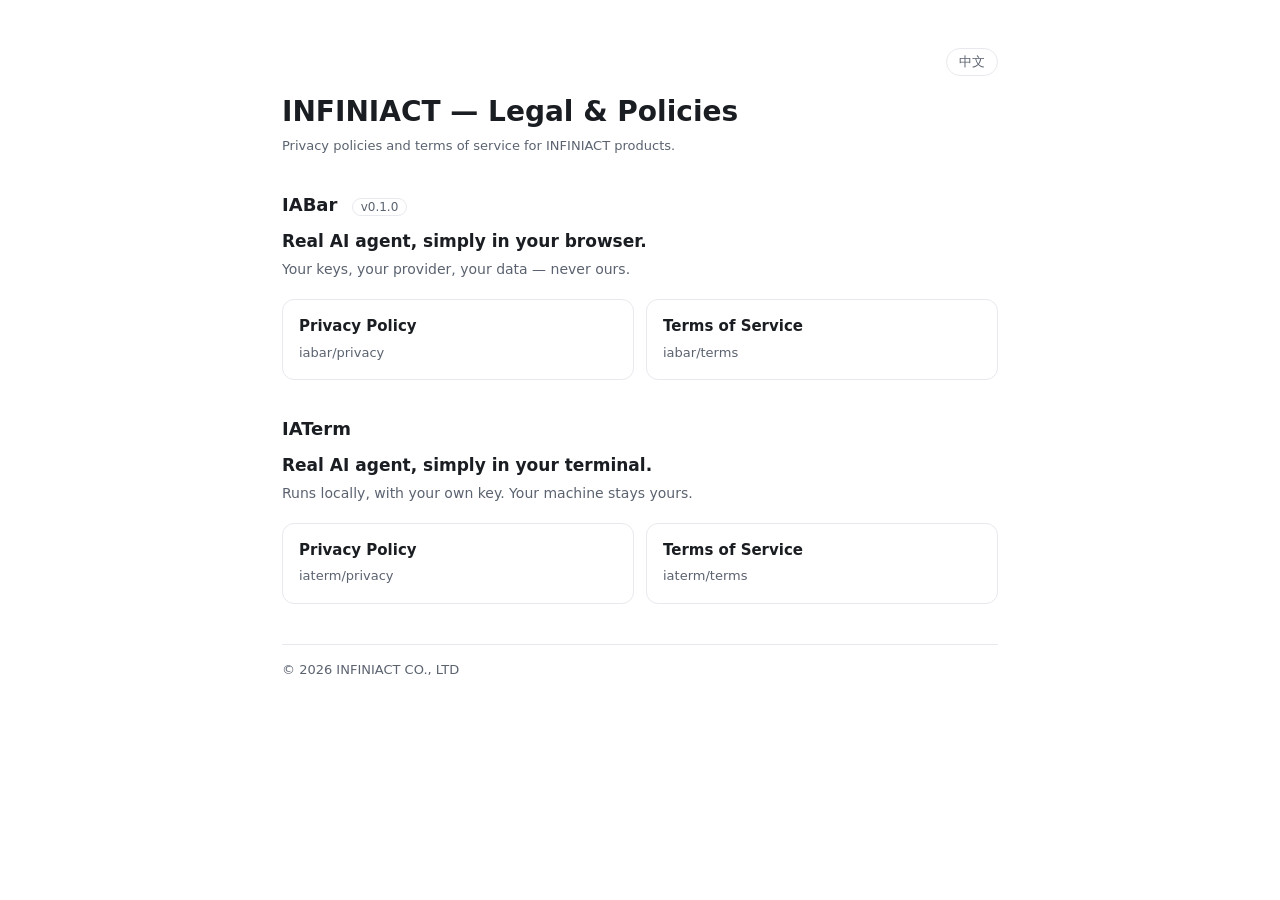
<file: index.html>
<!doctype html>
<html lang="en">
  <head>
    <meta charset="utf-8" />
    <meta name="viewport" content="width=device-width, initial-scale=1" />
    <title>INFINIACT — Legal &amp; Policies</title>
    <link rel="stylesheet" href="assets/style.css" />
  </head>
  <body>
    <div class="wrap">
      <div class="langbar">
        <button id="lang-toggle" type="button"></button>
      </div>

      <h1 data-en="INFINIACT — Legal &amp; Policies" data-zh="INFINIACT — 法律与政策"></h1>
      <p class="meta"
         data-en="Privacy policies and terms of service for INFINIACT products."
         data-zh="INFINIACT 各产品的隐私政策与服务条款。"></p>

      <h2>IABar <span class="ver">v0.1.0</span></h2>
      <p class="slogan"
         data-en="Real AI agent, simply in your browser."
         data-zh="真正的 AI Agent，就在你的浏览器里。"></p>
      <p class="tagline"
         data-en="Your keys, your provider, your data — never ours."
         data-zh="自带 Key，自选模型，数据不经我手。"></p>
      <div class="cards">
        <a class="card" href="iabar/privacy/">
          <b data-en="Privacy Policy" data-zh="隐私政策"></b><span>iabar/privacy</span>
        </a>
        <a class="card" href="iabar/terms/">
          <b data-en="Terms of Service" data-zh="服务条款"></b><span>iabar/terms</span>
        </a>
      </div>

      <h2>IATerm</h2>
      <p class="slogan"
         data-en="Real AI agent, simply in your terminal."
         data-zh="真正的 AI Agent，就在你的终端里。"></p>
      <p class="tagline"
         data-en="Runs locally, with your own key. Your machine stays yours."
         data-zh="本地运行，自带 Key，机器始终是你的。"></p>
      <div class="cards">
        <a class="card" href="iaterm/privacy/">
          <b data-en="Privacy Policy" data-zh="隐私政策"></b><span>iaterm/privacy</span>
        </a>
        <a class="card" href="iaterm/terms/">
          <b data-en="Terms of Service" data-zh="服务条款"></b><span>iaterm/terms</span>
        </a>
      </div>

      <footer class="site">© 2026 INFINIACT CO., LTD</footer>
    </div>

    <script>
      (function () {
        var KEY = 'infiniact-lang';
        function pick() {
          var saved = localStorage.getItem(KEY);
          if (saved === 'en' || saved === 'zh') return saved;
          return (navigator.language || 'en').toLowerCase().indexOf('zh') === 0 ? 'zh' : 'en';
        }
        function apply(lang) {
          document.documentElement.lang = lang === 'zh' ? 'zh-CN' : 'en';
          document.querySelectorAll('[data-en]').forEach(function (el) {
            el.innerHTML = el.getAttribute('data-' + lang);
          });
          // Toggle shows the OTHER language you can switch to.
          document.getElementById('lang-toggle').textContent = lang === 'zh' ? 'EN' : '中文';
          localStorage.setItem(KEY, lang);
        }
        var current = pick();
        apply(current);
        document.getElementById('lang-toggle').addEventListener('click', function () {
          current = current === 'zh' ? 'en' : 'zh';
          apply(current);
        });
      })();
    </script>
  </body>
</html>
</file>
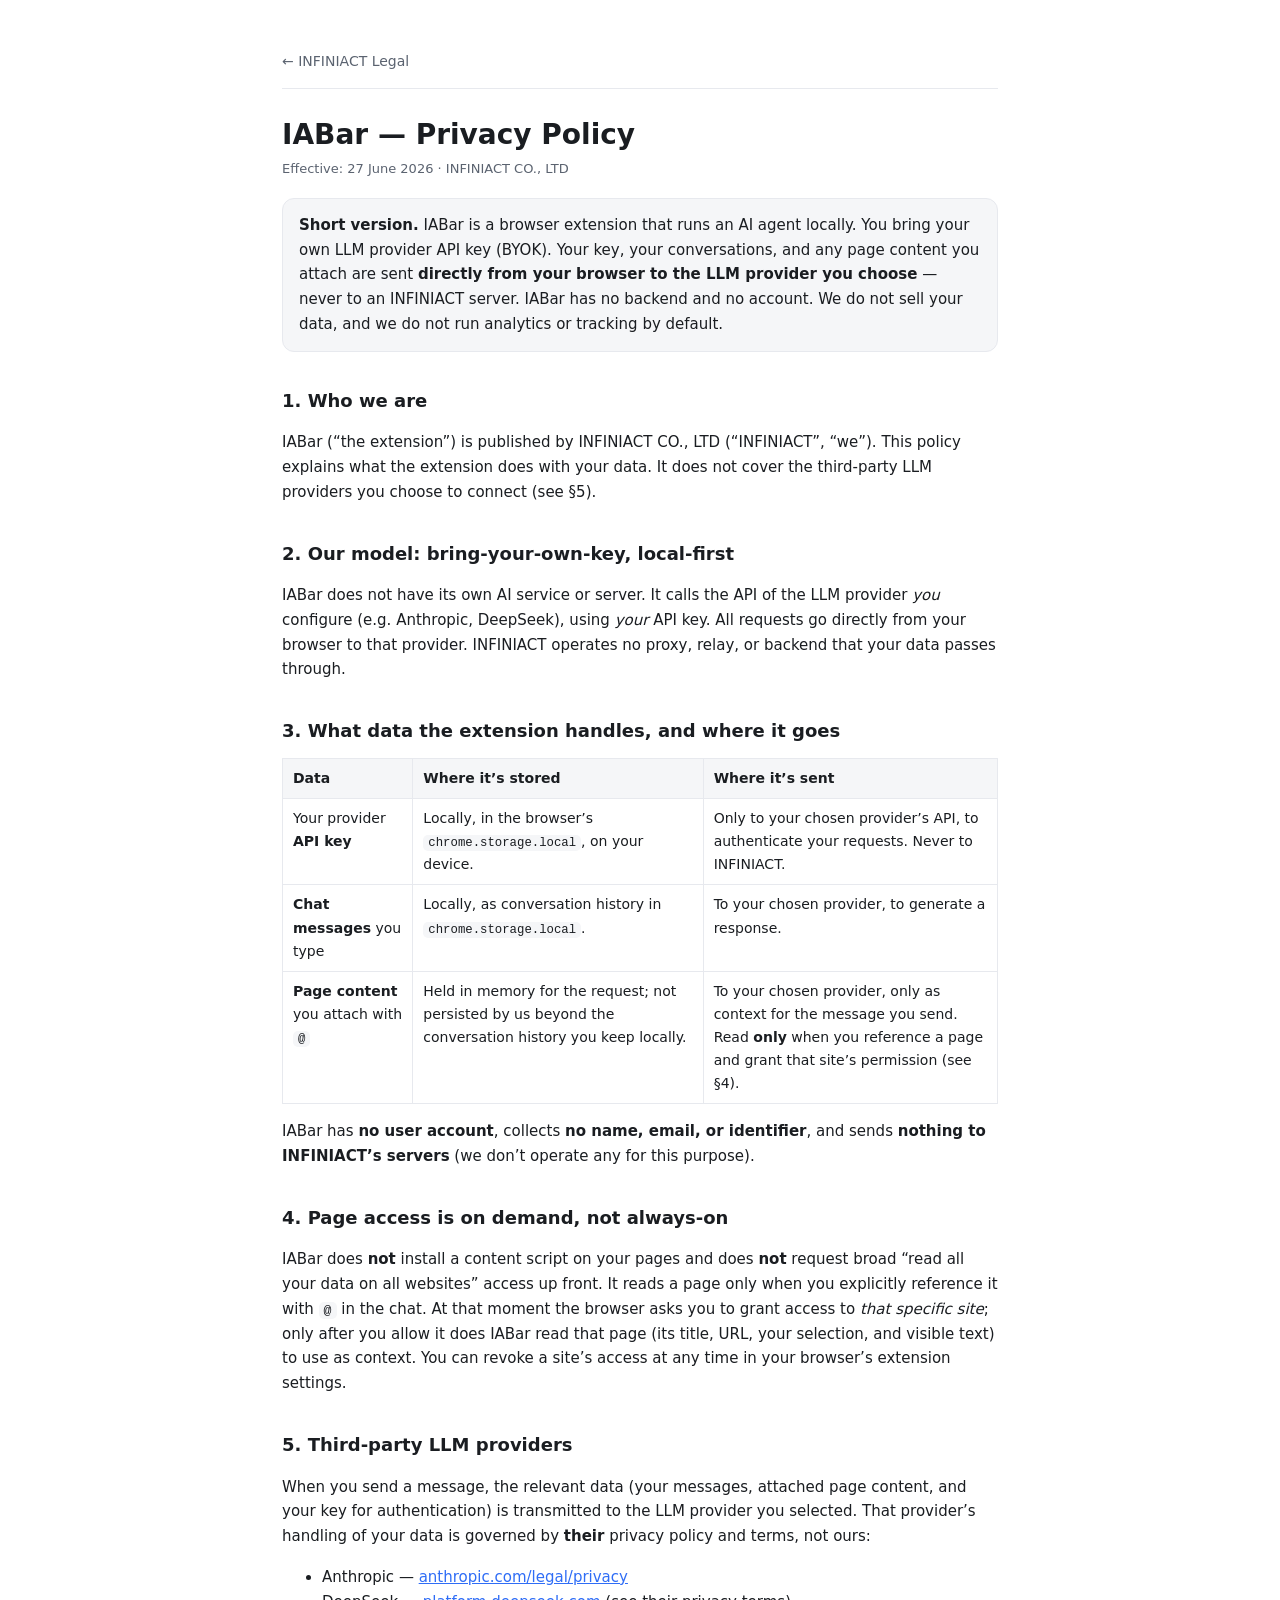
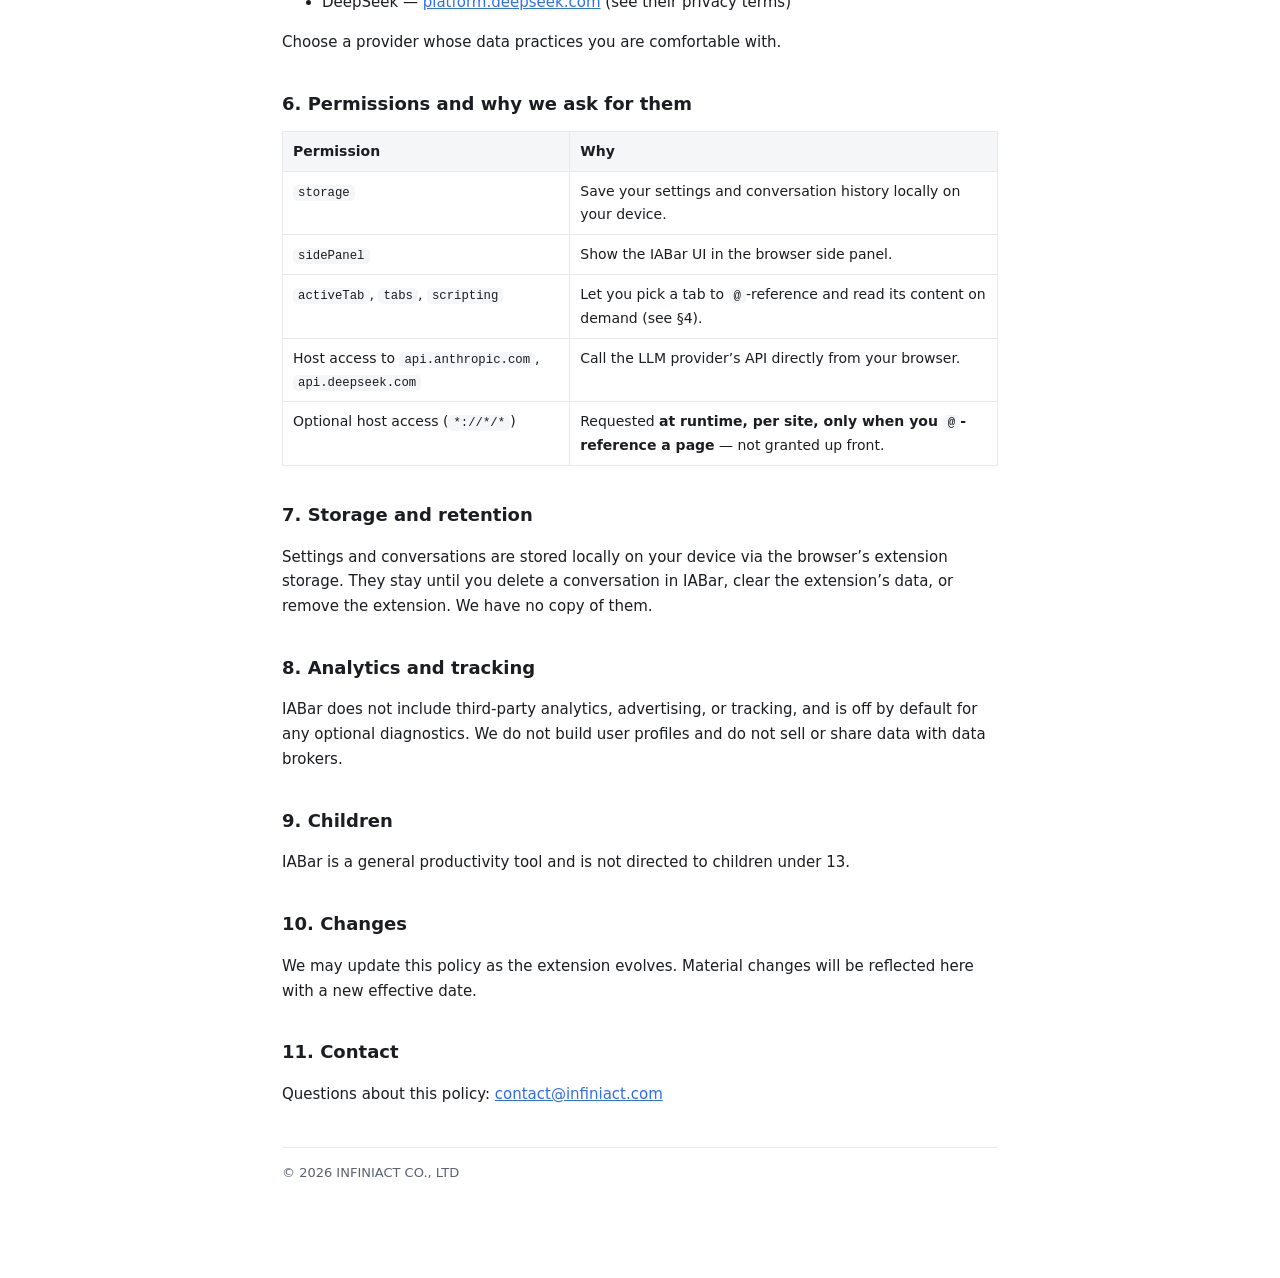
<file: iabar/privacy/index.html>
<!doctype html>
<html lang="en">
  <head>
    <meta charset="utf-8" />
    <meta name="viewport" content="width=device-width, initial-scale=1" />
    <title>IABar — Privacy Policy</title>
    <link rel="stylesheet" href="../../assets/style.css" />
  </head>
  <body>
    <div class="wrap">
      <header class="site"><a href="../../">← INFINIACT Legal</a></header>

      <h1>IABar — Privacy Policy</h1>
      <p class="meta">Effective: 27 June 2026 · INFINIACT CO., LTD</p>

      <p class="lead">
        <b>Short version.</b> IABar is a browser extension that runs an AI agent locally. You bring
        your own LLM provider API key (BYOK). Your key, your conversations, and any page content you
        attach are sent <b>directly from your browser to the LLM provider you choose</b> — never to
        an INFINIACT server. IABar has no backend and no account. We do not sell your data, and we do
        not run analytics or tracking by default.
      </p>

      <h2>1. Who we are</h2>
      <p>
        IABar (“the extension”) is published by INFINIACT CO., LTD (“INFINIACT”, “we”). This policy
        explains what the extension does with your data. It does not cover the third-party LLM
        providers you choose to connect (see §5).
      </p>

      <h2>2. Our model: bring-your-own-key, local-first</h2>
      <p>
        IABar does not have its own AI service or server. It calls the API of the LLM provider
        <em>you</em> configure (e.g. Anthropic, DeepSeek), using <em>your</em> API key. All requests
        go directly from your browser to that provider. INFINIACT operates no proxy, relay, or
        backend that your data passes through.
      </p>

      <h2>3. What data the extension handles, and where it goes</h2>
      <table>
        <tr><th>Data</th><th>Where it’s stored</th><th>Where it’s sent</th></tr>
        <tr>
          <td>Your provider <b>API key</b></td>
          <td>Locally, in the browser’s <code>chrome.storage.local</code>, on your device.</td>
          <td>Only to your chosen provider’s API, to authenticate your requests. Never to INFINIACT.</td>
        </tr>
        <tr>
          <td><b>Chat messages</b> you type</td>
          <td>Locally, as conversation history in <code>chrome.storage.local</code>.</td>
          <td>To your chosen provider, to generate a response.</td>
        </tr>
        <tr>
          <td><b>Page content</b> you attach with <code>@</code></td>
          <td>Held in memory for the request; not persisted by us beyond the conversation history you keep locally.</td>
          <td>To your chosen provider, only as context for the message you send. Read <b>only</b> when you reference a page and grant that site’s permission (see §4).</td>
        </tr>
      </table>
      <p>
        IABar has <b>no user account</b>, collects <b>no name, email, or identifier</b>, and sends
        <b>nothing to INFINIACT’s servers</b> (we don’t operate any for this purpose).
      </p>

      <h2>4. Page access is on demand, not always-on</h2>
      <p>
        IABar does <b>not</b> install a content script on your pages and does <b>not</b> request
        broad “read all your data on all websites” access up front. It reads a page only when you
        explicitly reference it with <code>@</code> in the chat. At that moment the browser asks you
        to grant access to <em>that specific site</em>; only after you allow it does IABar read that
        page (its title, URL, your selection, and visible text) to use as context. You can revoke a
        site’s access at any time in your browser’s extension settings.
      </p>

      <h2>5. Third-party LLM providers</h2>
      <p>
        When you send a message, the relevant data (your messages, attached page content, and your
        key for authentication) is transmitted to the LLM provider you selected. That provider’s
        handling of your data is governed by <b>their</b> privacy policy and terms, not ours:
      </p>
      <ul>
        <li>Anthropic — <a href="https://www.anthropic.com/legal/privacy" target="_blank" rel="noreferrer">anthropic.com/legal/privacy</a></li>
        <li>DeepSeek — <a href="https://platform.deepseek.com/" target="_blank" rel="noreferrer">platform.deepseek.com</a> (see their privacy terms)</li>
      </ul>
      <p>Choose a provider whose data practices you are comfortable with.</p>

      <h2>6. Permissions and why we ask for them</h2>
      <table>
        <tr><th>Permission</th><th>Why</th></tr>
        <tr><td><code>storage</code></td><td>Save your settings and conversation history locally on your device.</td></tr>
        <tr><td><code>sidePanel</code></td><td>Show the IABar UI in the browser side panel.</td></tr>
        <tr><td><code>activeTab</code>, <code>tabs</code>, <code>scripting</code></td><td>Let you pick a tab to <code>@</code>-reference and read its content on demand (see §4).</td></tr>
        <tr><td>Host access to <code>api.anthropic.com</code>, <code>api.deepseek.com</code></td><td>Call the LLM provider’s API directly from your browser.</td></tr>
        <tr><td>Optional host access (<code>*://*/*</code>)</td><td>Requested <b>at runtime, per site, only when you <code>@</code>-reference a page</b> — not granted up front.</td></tr>
      </table>

      <h2>7. Storage and retention</h2>
      <p>
        Settings and conversations are stored locally on your device via the browser’s extension
        storage. They stay until you delete a conversation in IABar, clear the extension’s data, or
        remove the extension. We have no copy of them.
      </p>

      <h2>8. Analytics and tracking</h2>
      <p>
        IABar does not include third-party analytics, advertising, or tracking, and is off by default
        for any optional diagnostics. We do not build user profiles and do not sell or share data
        with data brokers.
      </p>

      <h2>9. Children</h2>
      <p>IABar is a general productivity tool and is not directed to children under 13.</p>

      <h2>10. Changes</h2>
      <p>
        We may update this policy as the extension evolves. Material changes will be reflected here
        with a new effective date.
      </p>

      <h2>11. Contact</h2>
      <p>
        Questions about this policy: <a href="mailto:contact@infiniact.com">contact@infiniact.com</a>
      </p>

      <footer class="site">© 2026 INFINIACT CO., LTD</footer>
    </div>
  </body>
</html>
</file>
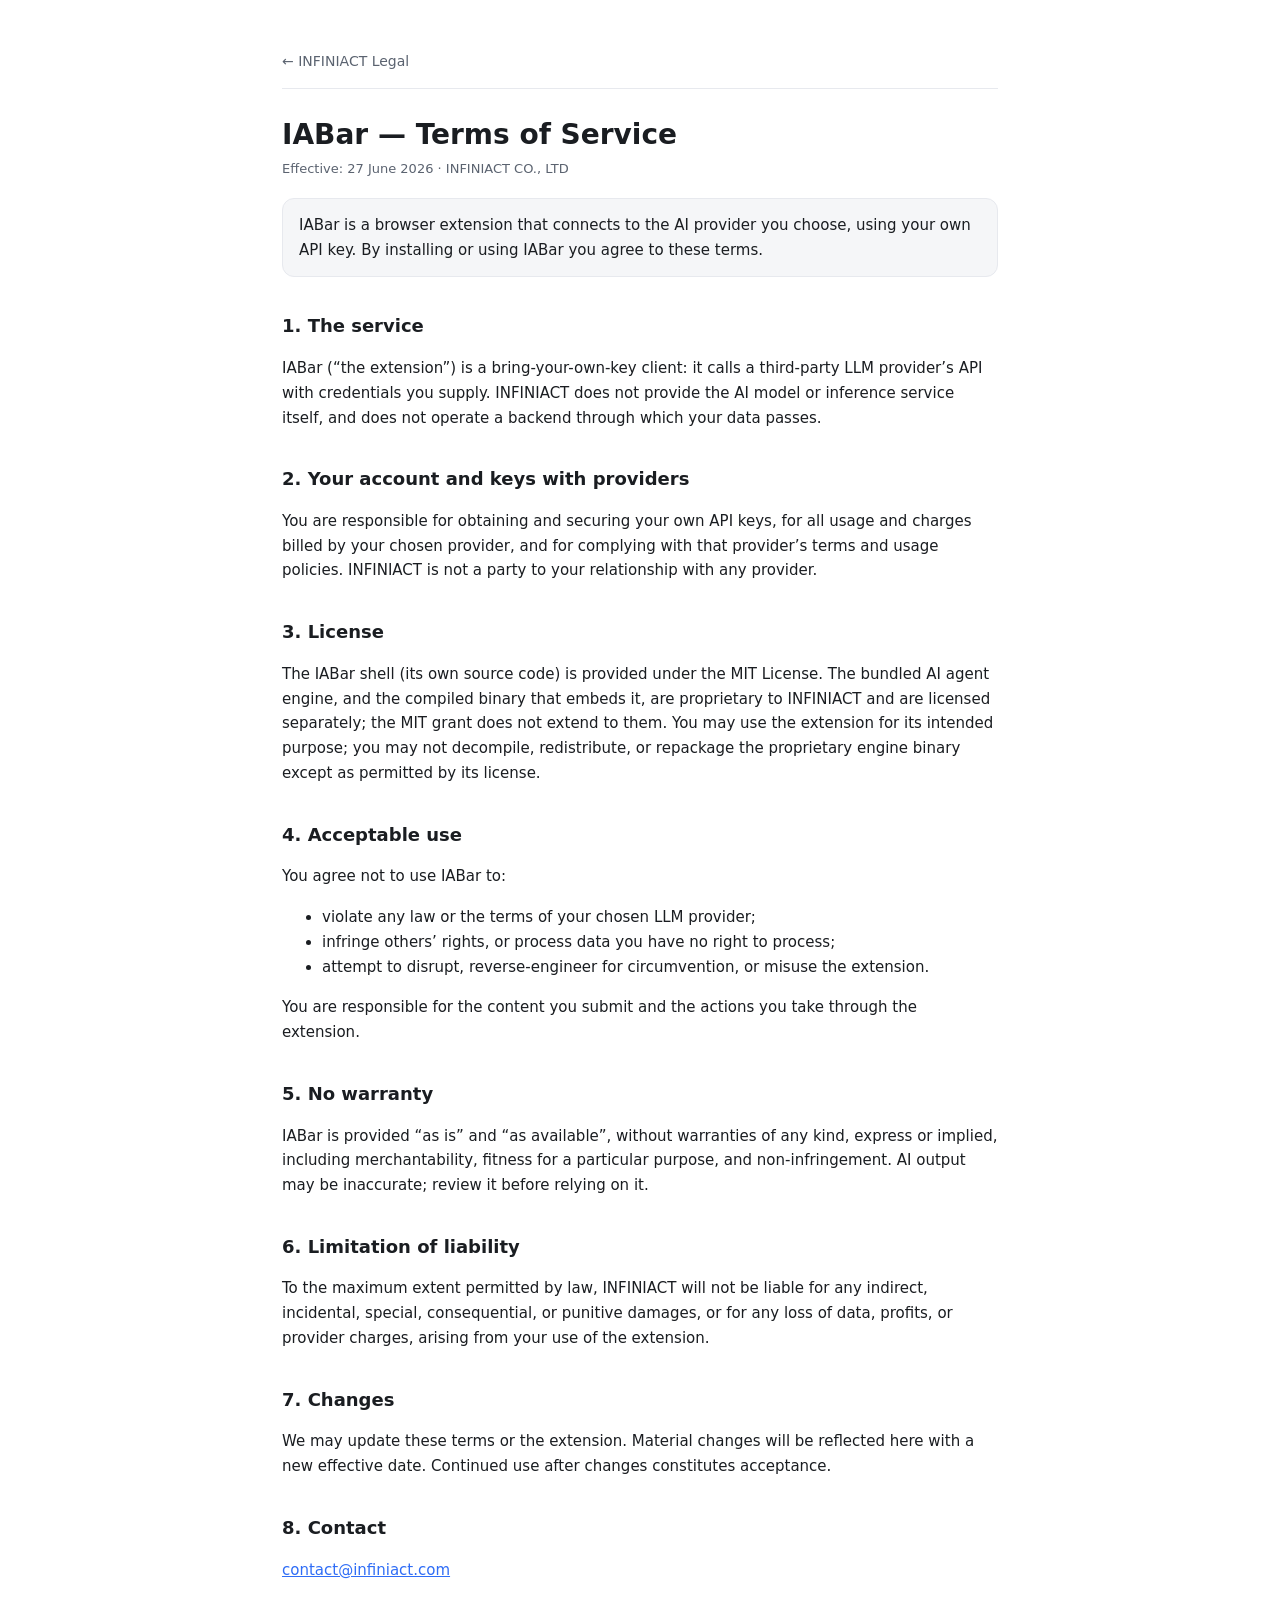
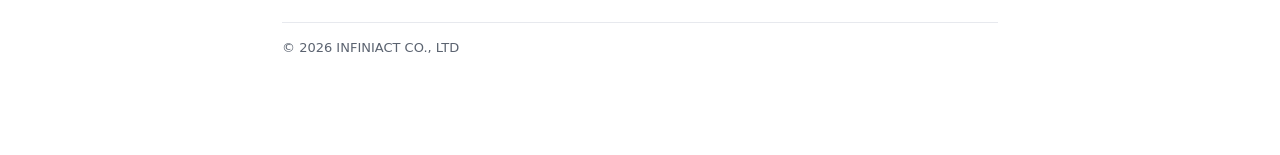
<file: iabar/terms/index.html>
<!doctype html>
<html lang="en">
  <head>
    <meta charset="utf-8" />
    <meta name="viewport" content="width=device-width, initial-scale=1" />
    <title>IABar — Terms of Service</title>
    <link rel="stylesheet" href="../../assets/style.css" />
  </head>
  <body>
    <div class="wrap">
      <header class="site"><a href="../../">← INFINIACT Legal</a></header>

      <h1>IABar — Terms of Service</h1>
      <p class="meta">Effective: 27 June 2026 · INFINIACT CO., LTD</p>

      <p class="lead">
        IABar is a browser extension that connects to the AI provider you choose, using your own API
        key. By installing or using IABar you agree to these terms.
      </p>

      <h2>1. The service</h2>
      <p>
        IABar (“the extension”) is a bring-your-own-key client: it calls a third-party LLM provider’s
        API with credentials you supply. INFINIACT does not provide the AI model or inference service
        itself, and does not operate a backend through which your data passes.
      </p>

      <h2>2. Your account and keys with providers</h2>
      <p>
        You are responsible for obtaining and securing your own API keys, for all usage and charges
        billed by your chosen provider, and for complying with that provider’s terms and usage
        policies. INFINIACT is not a party to your relationship with any provider.
      </p>

      <h2>3. License</h2>
      <p>
        The IABar shell (its own source code) is provided under the MIT License. The bundled AI agent
        engine, and the compiled binary that embeds it, are proprietary to INFINIACT and are licensed
        separately; the MIT grant does not extend to them. You may use the extension for its intended
        purpose; you may not decompile, redistribute, or repackage the proprietary engine binary
        except as permitted by its license.
      </p>

      <h2>4. Acceptable use</h2>
      <p>You agree not to use IABar to:</p>
      <ul>
        <li>violate any law or the terms of your chosen LLM provider;</li>
        <li>infringe others’ rights, or process data you have no right to process;</li>
        <li>attempt to disrupt, reverse-engineer for circumvention, or misuse the extension.</li>
      </ul>
      <p>You are responsible for the content you submit and the actions you take through the extension.</p>

      <h2>5. No warranty</h2>
      <p>
        IABar is provided “as is” and “as available”, without warranties of any kind, express or
        implied, including merchantability, fitness for a particular purpose, and non-infringement.
        AI output may be inaccurate; review it before relying on it.
      </p>

      <h2>6. Limitation of liability</h2>
      <p>
        To the maximum extent permitted by law, INFINIACT will not be liable for any indirect,
        incidental, special, consequential, or punitive damages, or for any loss of data, profits, or
        provider charges, arising from your use of the extension.
      </p>

      <h2>7. Changes</h2>
      <p>
        We may update these terms or the extension. Material changes will be reflected here with a new
        effective date. Continued use after changes constitutes acceptance.
      </p>

      <h2>8. Contact</h2>
      <p>
        <a href="mailto:contact@infiniact.com">contact@infiniact.com</a>
      </p>

      <footer class="site">© 2026 INFINIACT CO., LTD</footer>
    </div>
  </body>
</html>
</file>
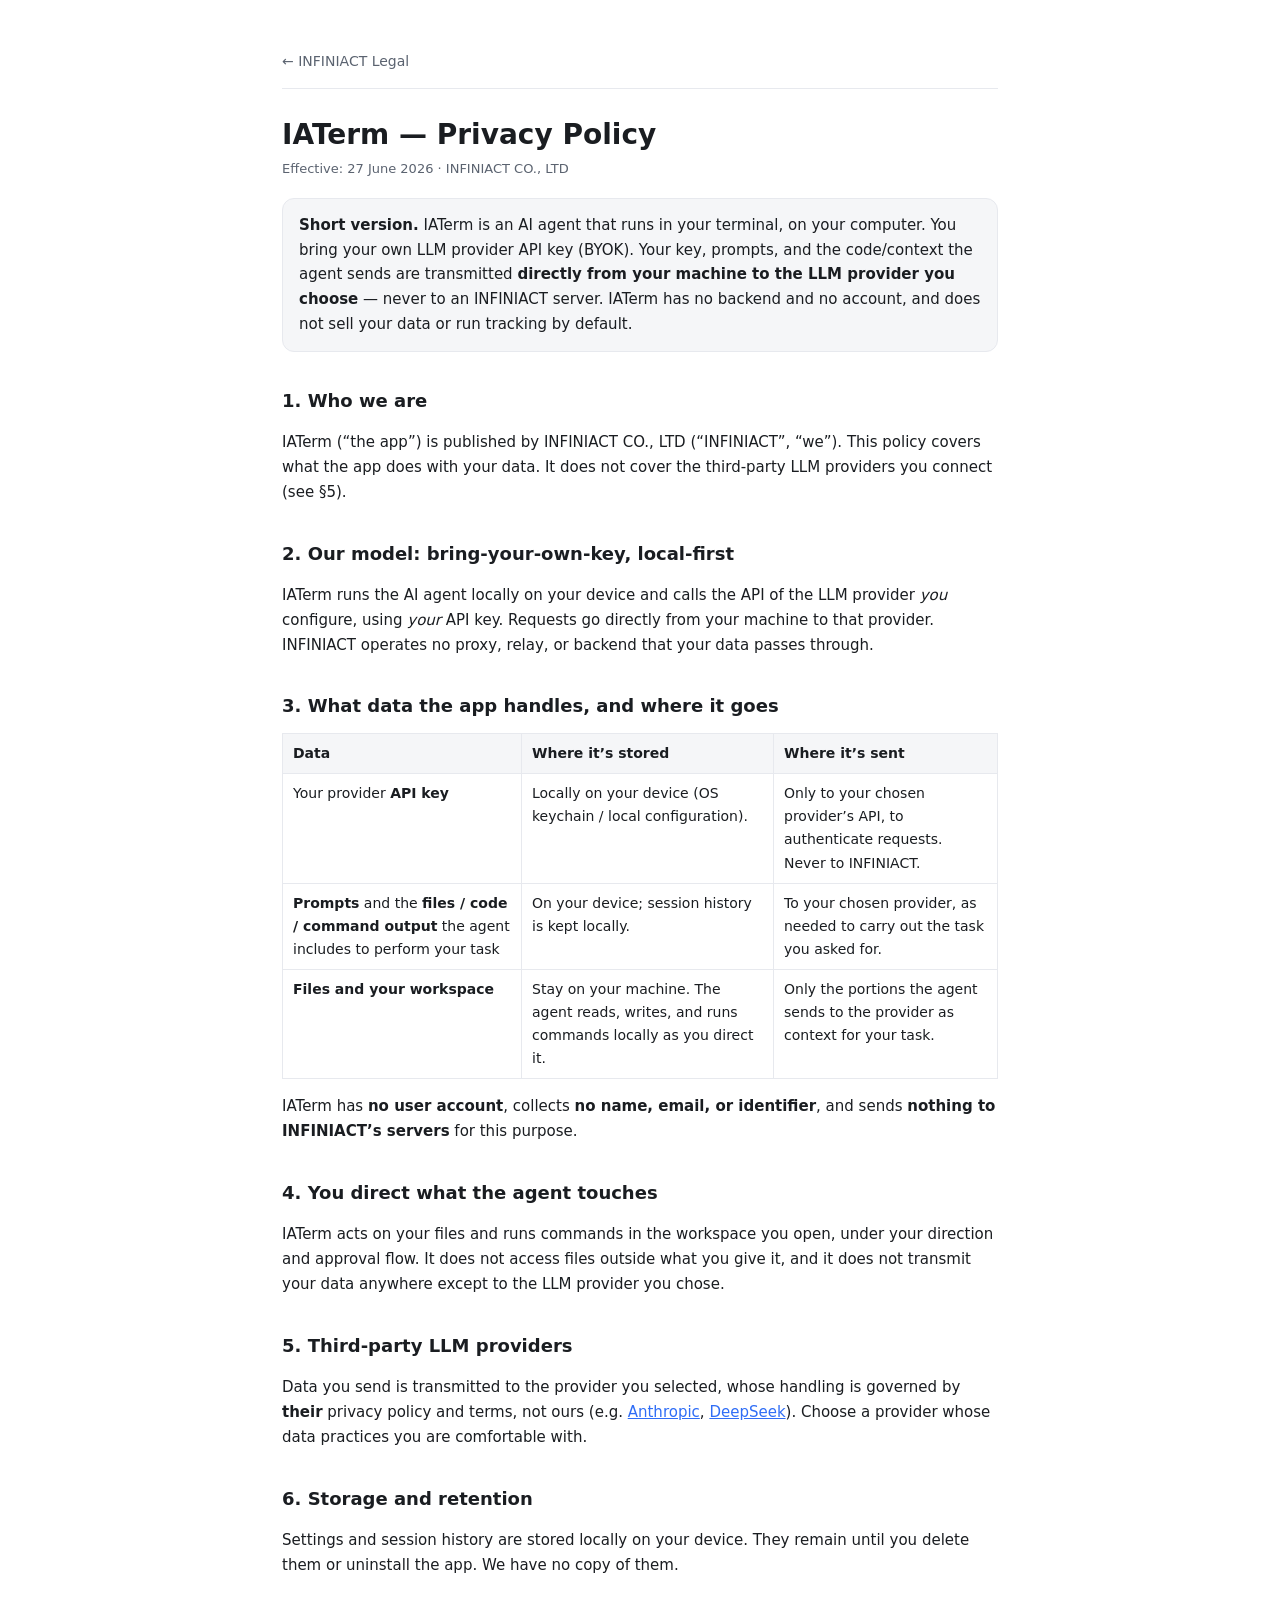
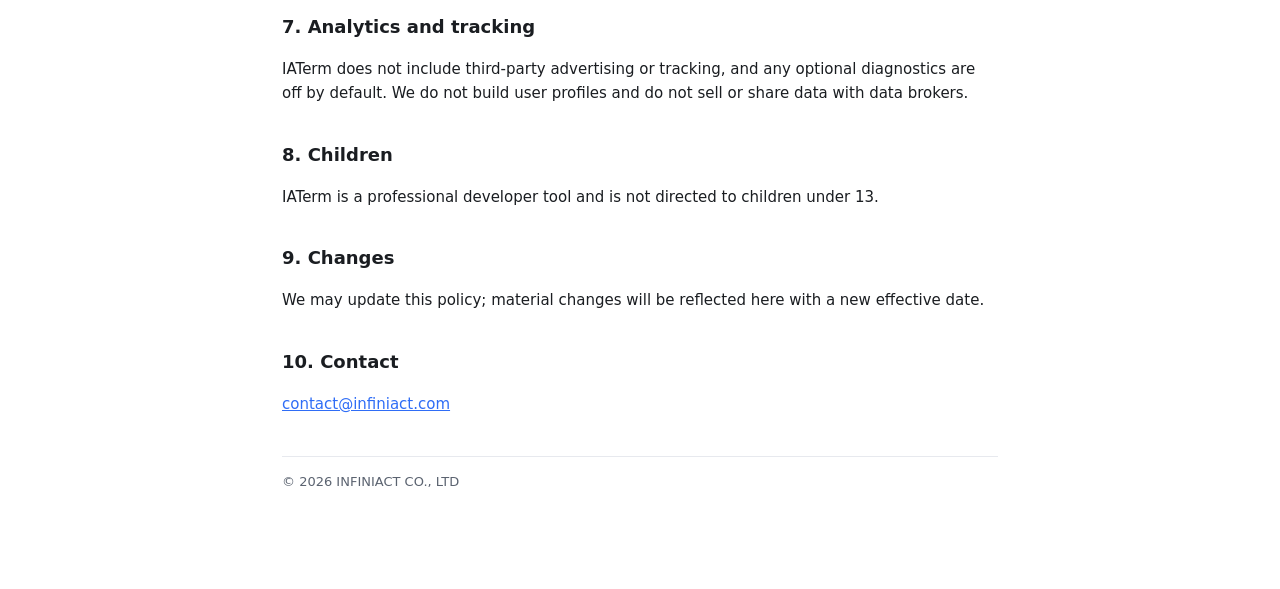
<file: iaterm/privacy/index.html>
<!doctype html>
<html lang="en">
  <head>
    <meta charset="utf-8" />
    <meta name="viewport" content="width=device-width, initial-scale=1" />
    <title>IATerm — Privacy Policy</title>
    <link rel="stylesheet" href="../../assets/style.css" />
  </head>
  <body>
    <div class="wrap">
      <header class="site"><a href="../../">← INFINIACT Legal</a></header>

      <h1>IATerm — Privacy Policy</h1>
      <p class="meta">Effective: 27 June 2026 · INFINIACT CO., LTD</p>

      <p class="lead">
        <b>Short version.</b> IATerm is an AI agent that runs in your terminal, on your computer. You
        bring your own LLM provider API key (BYOK). Your key, prompts, and the code/context the agent
        sends are transmitted <b>directly from your machine to the LLM provider you choose</b> — never
        to an INFINIACT server. IATerm has no backend and no account, and does not sell your data or
        run tracking by default.
      </p>

      <h2>1. Who we are</h2>
      <p>
        IATerm (“the app”) is published by INFINIACT CO., LTD (“INFINIACT”, “we”). This policy covers
        what the app does with your data. It does not cover the third-party LLM providers you connect
        (see §5).
      </p>

      <h2>2. Our model: bring-your-own-key, local-first</h2>
      <p>
        IATerm runs the AI agent locally on your device and calls the API of the LLM provider
        <em>you</em> configure, using <em>your</em> API key. Requests go directly from your machine to
        that provider. INFINIACT operates no proxy, relay, or backend that your data passes through.
      </p>

      <h2>3. What data the app handles, and where it goes</h2>
      <table>
        <tr><th>Data</th><th>Where it’s stored</th><th>Where it’s sent</th></tr>
        <tr>
          <td>Your provider <b>API key</b></td>
          <td>Locally on your device (OS keychain / local configuration).</td>
          <td>Only to your chosen provider’s API, to authenticate requests. Never to INFINIACT.</td>
        </tr>
        <tr>
          <td><b>Prompts</b> and the <b>files / code / command output</b> the agent includes to perform your task</td>
          <td>On your device; session history is kept locally.</td>
          <td>To your chosen provider, as needed to carry out the task you asked for.</td>
        </tr>
        <tr>
          <td><b>Files and your workspace</b></td>
          <td>Stay on your machine. The agent reads, writes, and runs commands locally as you direct it.</td>
          <td>Only the portions the agent sends to the provider as context for your task.</td>
        </tr>
      </table>
      <p>
        IATerm has <b>no user account</b>, collects <b>no name, email, or identifier</b>, and sends
        <b>nothing to INFINIACT’s servers</b> for this purpose.
      </p>

      <h2>4. You direct what the agent touches</h2>
      <p>
        IATerm acts on your files and runs commands in the workspace you open, under your direction
        and approval flow. It does not access files outside what you give it, and it does not
        transmit your data anywhere except to the LLM provider you chose.
      </p>

      <h2>5. Third-party LLM providers</h2>
      <p>
        Data you send is transmitted to the provider you selected, whose handling is governed by
        <b>their</b> privacy policy and terms, not ours (e.g.
        <a href="https://www.anthropic.com/legal/privacy" target="_blank" rel="noreferrer">Anthropic</a>,
        <a href="https://platform.deepseek.com/" target="_blank" rel="noreferrer">DeepSeek</a>). Choose
        a provider whose data practices you are comfortable with.
      </p>

      <h2>6. Storage and retention</h2>
      <p>
        Settings and session history are stored locally on your device. They remain until you delete
        them or uninstall the app. We have no copy of them.
      </p>

      <h2>7. Analytics and tracking</h2>
      <p>
        IATerm does not include third-party advertising or tracking, and any optional diagnostics are
        off by default. We do not build user profiles and do not sell or share data with data brokers.
      </p>

      <h2>8. Children</h2>
      <p>IATerm is a professional developer tool and is not directed to children under 13.</p>

      <h2>9. Changes</h2>
      <p>We may update this policy; material changes will be reflected here with a new effective date.</p>

      <h2>10. Contact</h2>
      <p>
        <a href="mailto:contact@infiniact.com">contact@infiniact.com</a>
      </p>

      <footer class="site">© 2026 INFINIACT CO., LTD</footer>
    </div>
  </body>
</html>
</file>
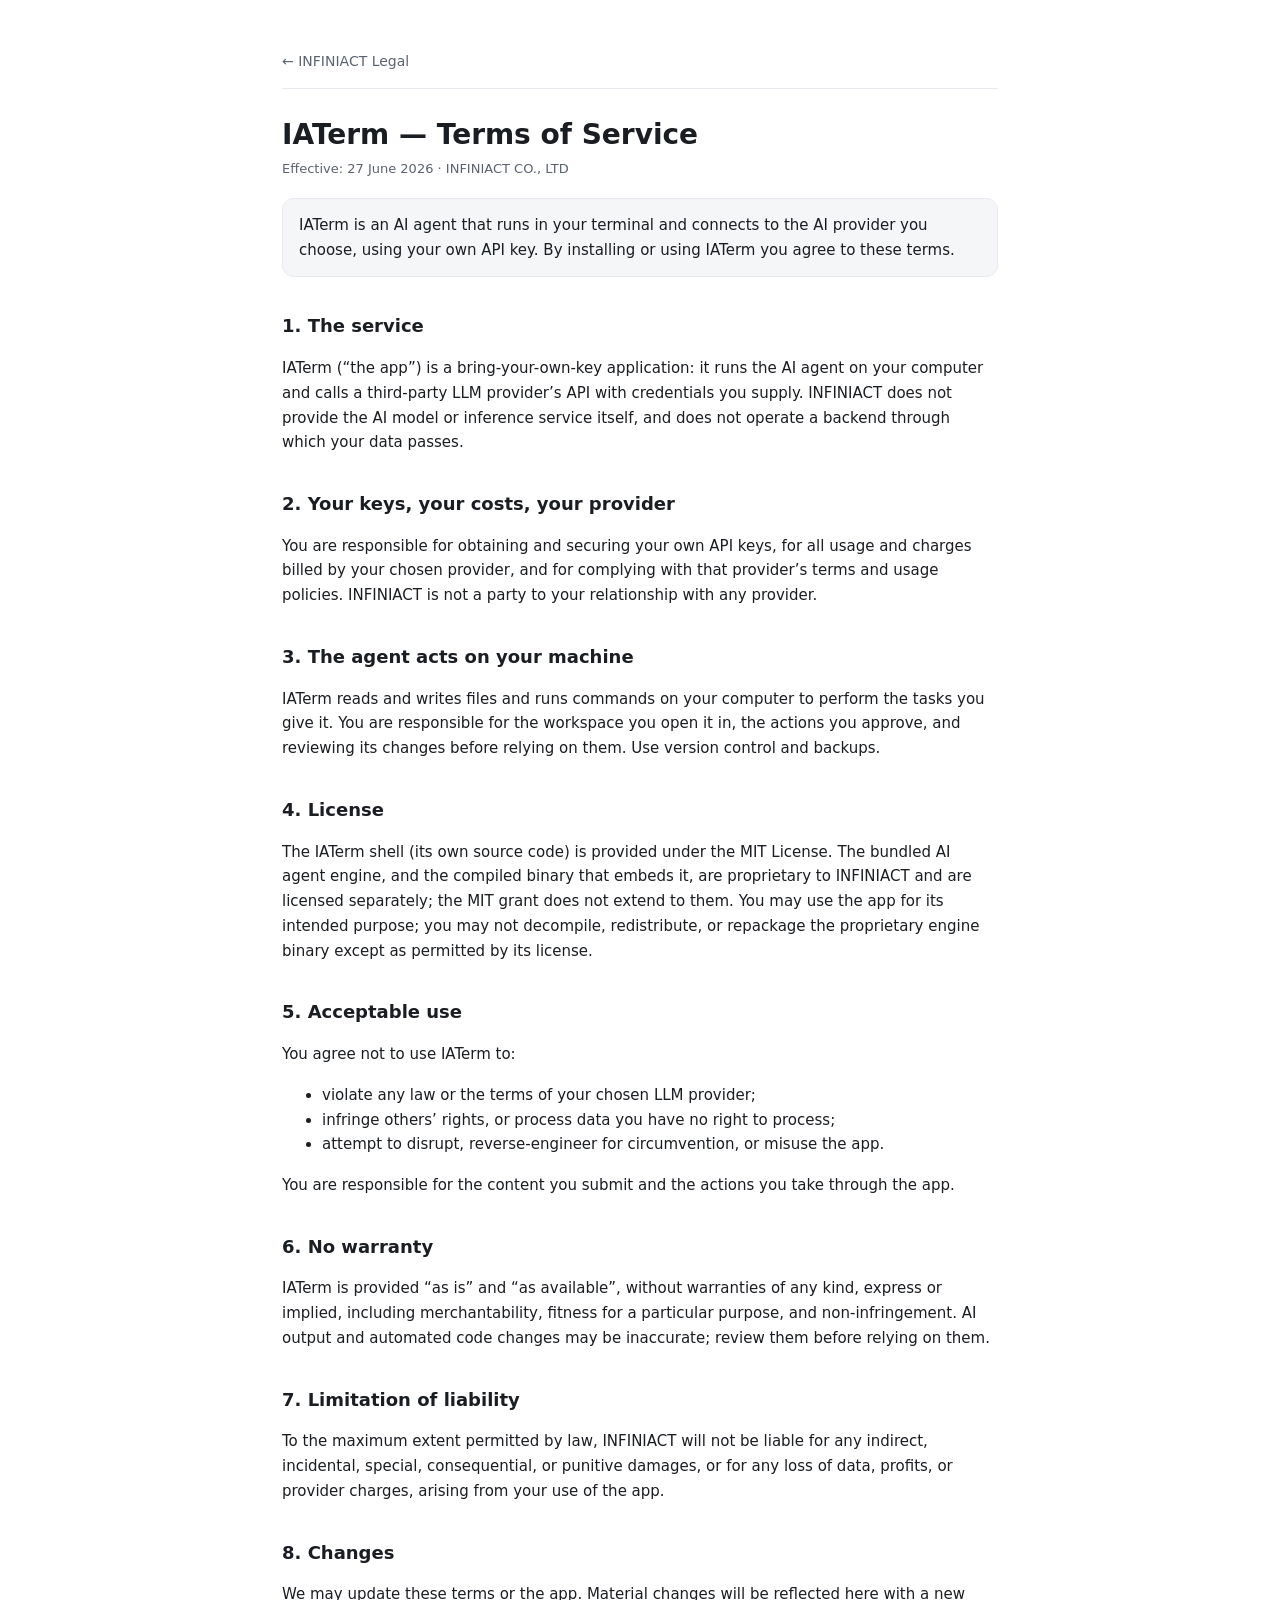
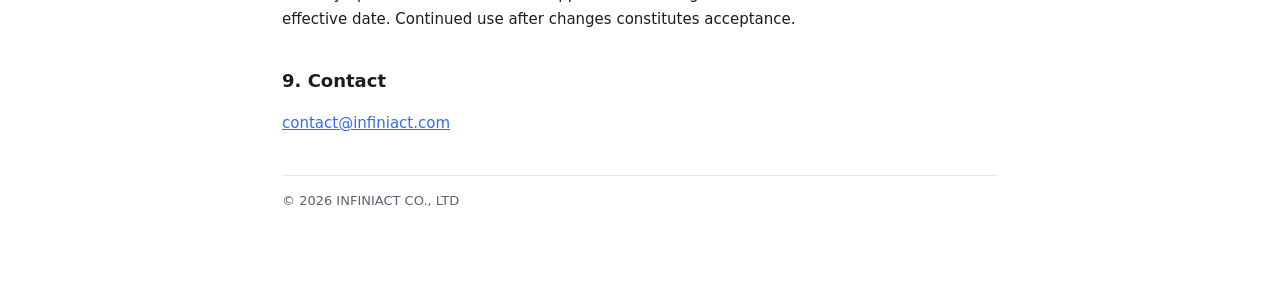
<file: iaterm/terms/index.html>
<!doctype html>
<html lang="en">
  <head>
    <meta charset="utf-8" />
    <meta name="viewport" content="width=device-width, initial-scale=1" />
    <title>IATerm — Terms of Service</title>
    <link rel="stylesheet" href="../../assets/style.css" />
  </head>
  <body>
    <div class="wrap">
      <header class="site"><a href="../../">← INFINIACT Legal</a></header>

      <h1>IATerm — Terms of Service</h1>
      <p class="meta">Effective: 27 June 2026 · INFINIACT CO., LTD</p>

      <p class="lead">
        IATerm is an AI agent that runs in your terminal and connects to the AI provider you choose, using your
        own API key. By installing or using IATerm you agree to these terms.
      </p>

      <h2>1. The service</h2>
      <p>
        IATerm (“the app”) is a bring-your-own-key application: it runs the AI agent on your computer
        and calls a third-party LLM provider’s API with credentials you supply. INFINIACT does not
        provide the AI model or inference service itself, and does not operate a backend through which
        your data passes.
      </p>

      <h2>2. Your keys, your costs, your provider</h2>
      <p>
        You are responsible for obtaining and securing your own API keys, for all usage and charges
        billed by your chosen provider, and for complying with that provider’s terms and usage
        policies. INFINIACT is not a party to your relationship with any provider.
      </p>

      <h2>3. The agent acts on your machine</h2>
      <p>
        IATerm reads and writes files and runs commands on your computer to perform the tasks you
        give it. You are responsible for the workspace you open it in, the actions you approve, and
        reviewing its changes before relying on them. Use version control and backups.
      </p>

      <h2>4. License</h2>
      <p>
        The IATerm shell (its own source code) is provided under the MIT License. The bundled AI agent
        engine, and the compiled binary that embeds it, are proprietary to INFINIACT and are licensed
        separately; the MIT grant does not extend to them. You may use the app for its intended
        purpose; you may not decompile, redistribute, or repackage the proprietary engine binary
        except as permitted by its license.
      </p>

      <h2>5. Acceptable use</h2>
      <p>You agree not to use IATerm to:</p>
      <ul>
        <li>violate any law or the terms of your chosen LLM provider;</li>
        <li>infringe others’ rights, or process data you have no right to process;</li>
        <li>attempt to disrupt, reverse-engineer for circumvention, or misuse the app.</li>
      </ul>
      <p>You are responsible for the content you submit and the actions you take through the app.</p>

      <h2>6. No warranty</h2>
      <p>
        IATerm is provided “as is” and “as available”, without warranties of any kind, express or
        implied, including merchantability, fitness for a particular purpose, and non-infringement.
        AI output and automated code changes may be inaccurate; review them before relying on them.
      </p>

      <h2>7. Limitation of liability</h2>
      <p>
        To the maximum extent permitted by law, INFINIACT will not be liable for any indirect,
        incidental, special, consequential, or punitive damages, or for any loss of data, profits, or
        provider charges, arising from your use of the app.
      </p>

      <h2>8. Changes</h2>
      <p>
        We may update these terms or the app. Material changes will be reflected here with a new
        effective date. Continued use after changes constitutes acceptance.
      </p>

      <h2>9. Contact</h2>
      <p>
        <a href="mailto:contact@infiniact.com">contact@infiniact.com</a>
      </p>

      <footer class="site">© 2026 INFINIACT CO., LTD</footer>
    </div>
  </body>
</html>
</file>
<file: assets/style.css>
:root {
  --bg: #ffffff;
  --fg: #1a1d21;
  --dim: #5b6370;
  --accent: #2f6df6;
  --border: #e7e9ee;
  --code-bg: #f5f6f8;
  color-scheme: light dark;
}
@media (prefers-color-scheme: dark) {
  :root {
    --bg: #0f1115;
    --fg: #e6e8ec;
    --dim: #9aa3b2;
    --accent: #6ea8fe;
    --border: #272c37;
    --code-bg: #171a21;
  }
}
* { box-sizing: border-box; }
body {
  margin: 0;
  background: var(--bg);
  color: var(--fg);
  font-family: ui-sans-serif, system-ui, -apple-system, 'Segoe UI', Roboto, sans-serif;
  line-height: 1.65;
  -webkit-font-smoothing: antialiased;
}
.wrap {
  max-width: 760px;
  margin: 0 auto;
  padding: 48px 22px 96px;
}
header.site {
  border-bottom: 1px solid var(--border);
  margin-bottom: 28px;
  padding-bottom: 14px;
}
header.site a { color: var(--dim); text-decoration: none; font-size: 14px; }
header.site a:hover { color: var(--accent); }
h1 { font-size: 28px; line-height: 1.25; margin: 0 0 6px; }
h2 { font-size: 18px; margin: 34px 0 10px; }
h3 { font-size: 15px; margin: 22px 0 6px; }
.meta { color: var(--dim); font-size: 13px; margin: 0 0 8px; }
.lead {
  font-size: 15px;
  color: var(--fg);
  background: var(--code-bg);
  border: 1px solid var(--border);
  border-radius: 12px;
  padding: 14px 16px;
  margin: 18px 0 8px;
}
p, li { font-size: 15px; }
a { color: var(--accent); }
code {
  background: var(--code-bg);
  border-radius: 5px;
  padding: 1px 5px;
  font-family: ui-monospace, 'SF Mono', Menlo, monospace;
  font-size: 0.88em;
}
table { border-collapse: collapse; width: 100%; margin: 12px 0; font-size: 14px; }
th, td { border: 1px solid var(--border); padding: 8px 10px; text-align: left; vertical-align: top; }
th { background: var(--code-bg); }
hr { border: none; border-top: 1px solid var(--border); margin: 32px 0; }
footer.site { color: var(--dim); font-size: 13px; margin-top: 40px; border-top: 1px solid var(--border); padding-top: 14px; }
/* Language toggle */
.langbar { display: flex; justify-content: flex-end; margin-bottom: 18px; }
.langbar button {
  background: none; border: 1px solid var(--border); color: var(--dim);
  border-radius: 999px; padding: 4px 12px; font-size: 13px; cursor: pointer;
  font-family: inherit;
}
.langbar button:hover { color: var(--accent); border-color: var(--accent); }
/* Product hero / slogan */
.slogan { font-size: 17px; font-weight: 600; margin: 4px 0 4px; line-height: 1.4; }
.tagline { color: var(--dim); font-size: 14px; margin: 0 0 6px; }
.ver { color: var(--dim); font-size: 12px; font-weight: 500;
  border: 1px solid var(--border); border-radius: 999px; padding: 1px 8px; margin-left: 8px; }
.cards { display: grid; gap: 12px; grid-template-columns: 1fr 1fr; margin-top: 18px; }
.card { border: 1px solid var(--border); border-radius: 12px; padding: 14px 16px; text-decoration: none; color: inherit; display: block; }
.card:hover { border-color: var(--accent); }
.card b { display: block; font-size: 15px; }
.card span { color: var(--dim); font-size: 13px; }
@media (max-width: 560px) { .cards { grid-template-columns: 1fr; } }
</file>
